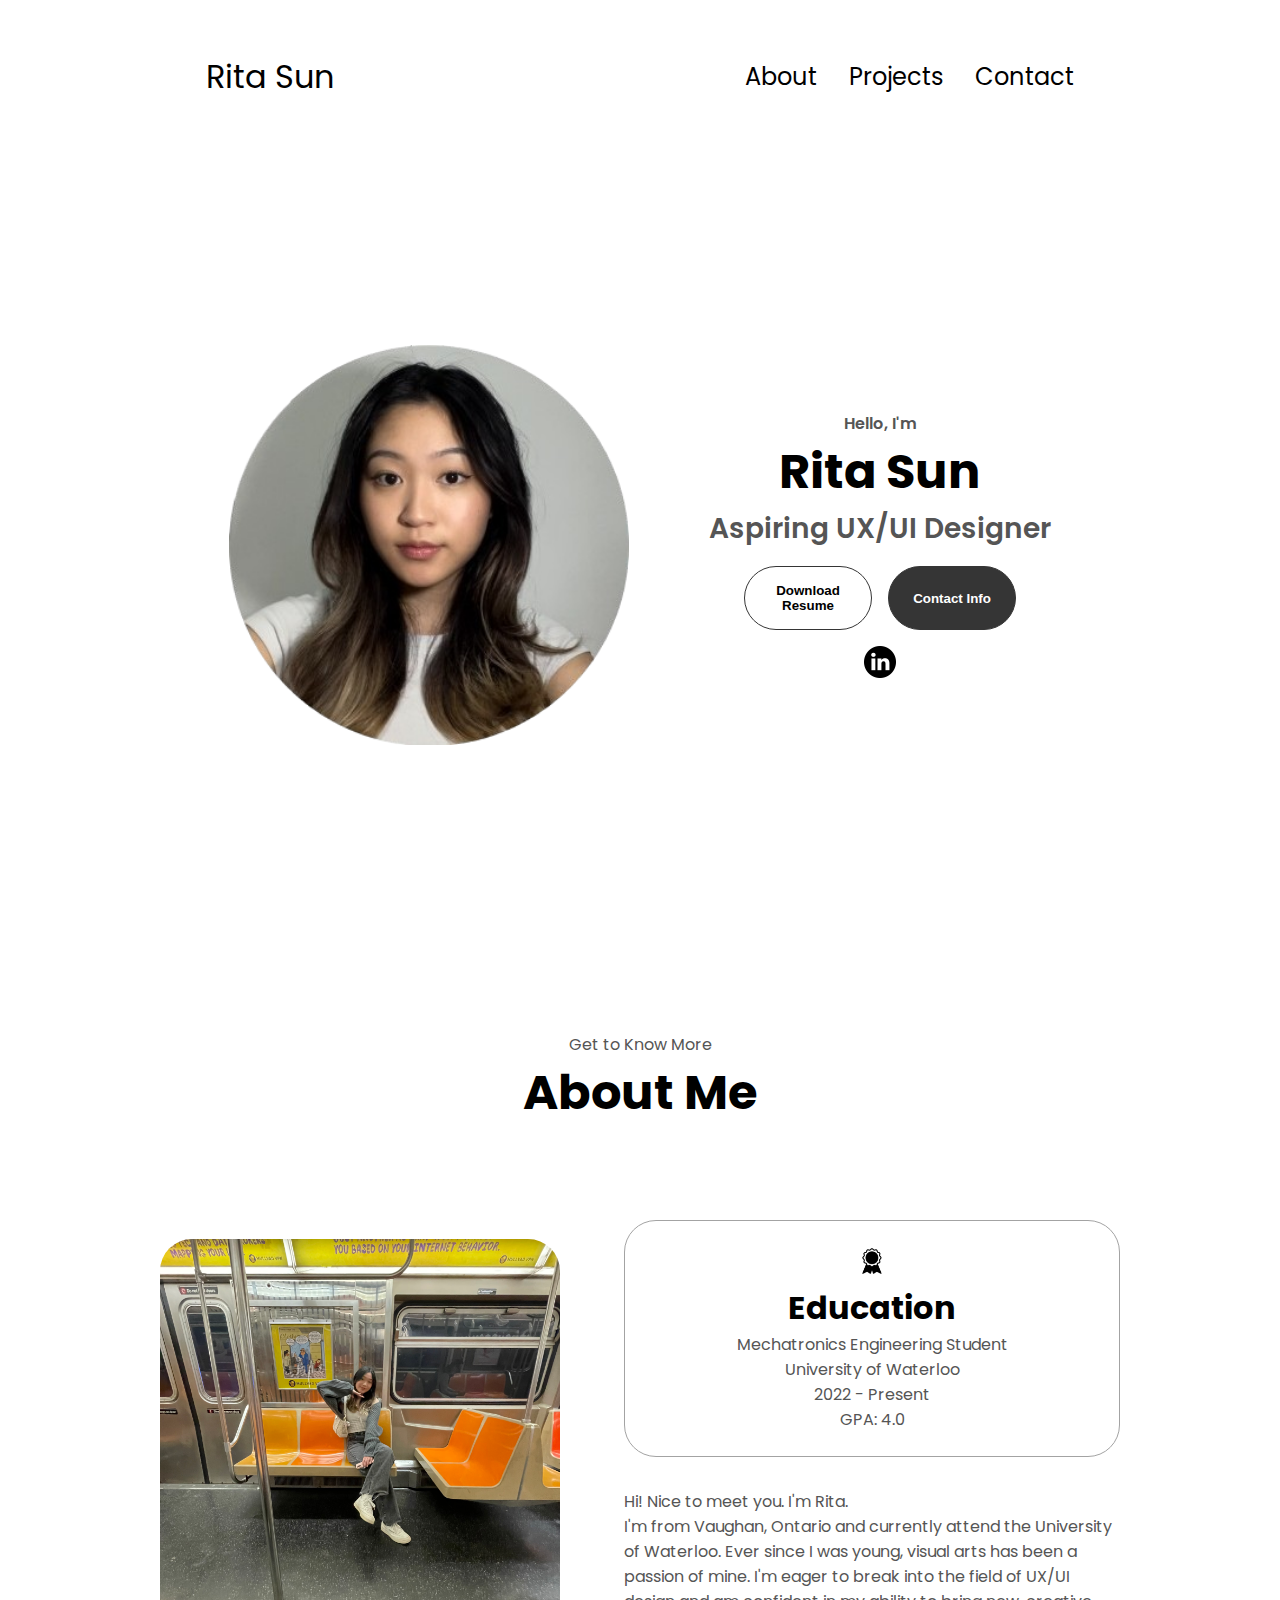
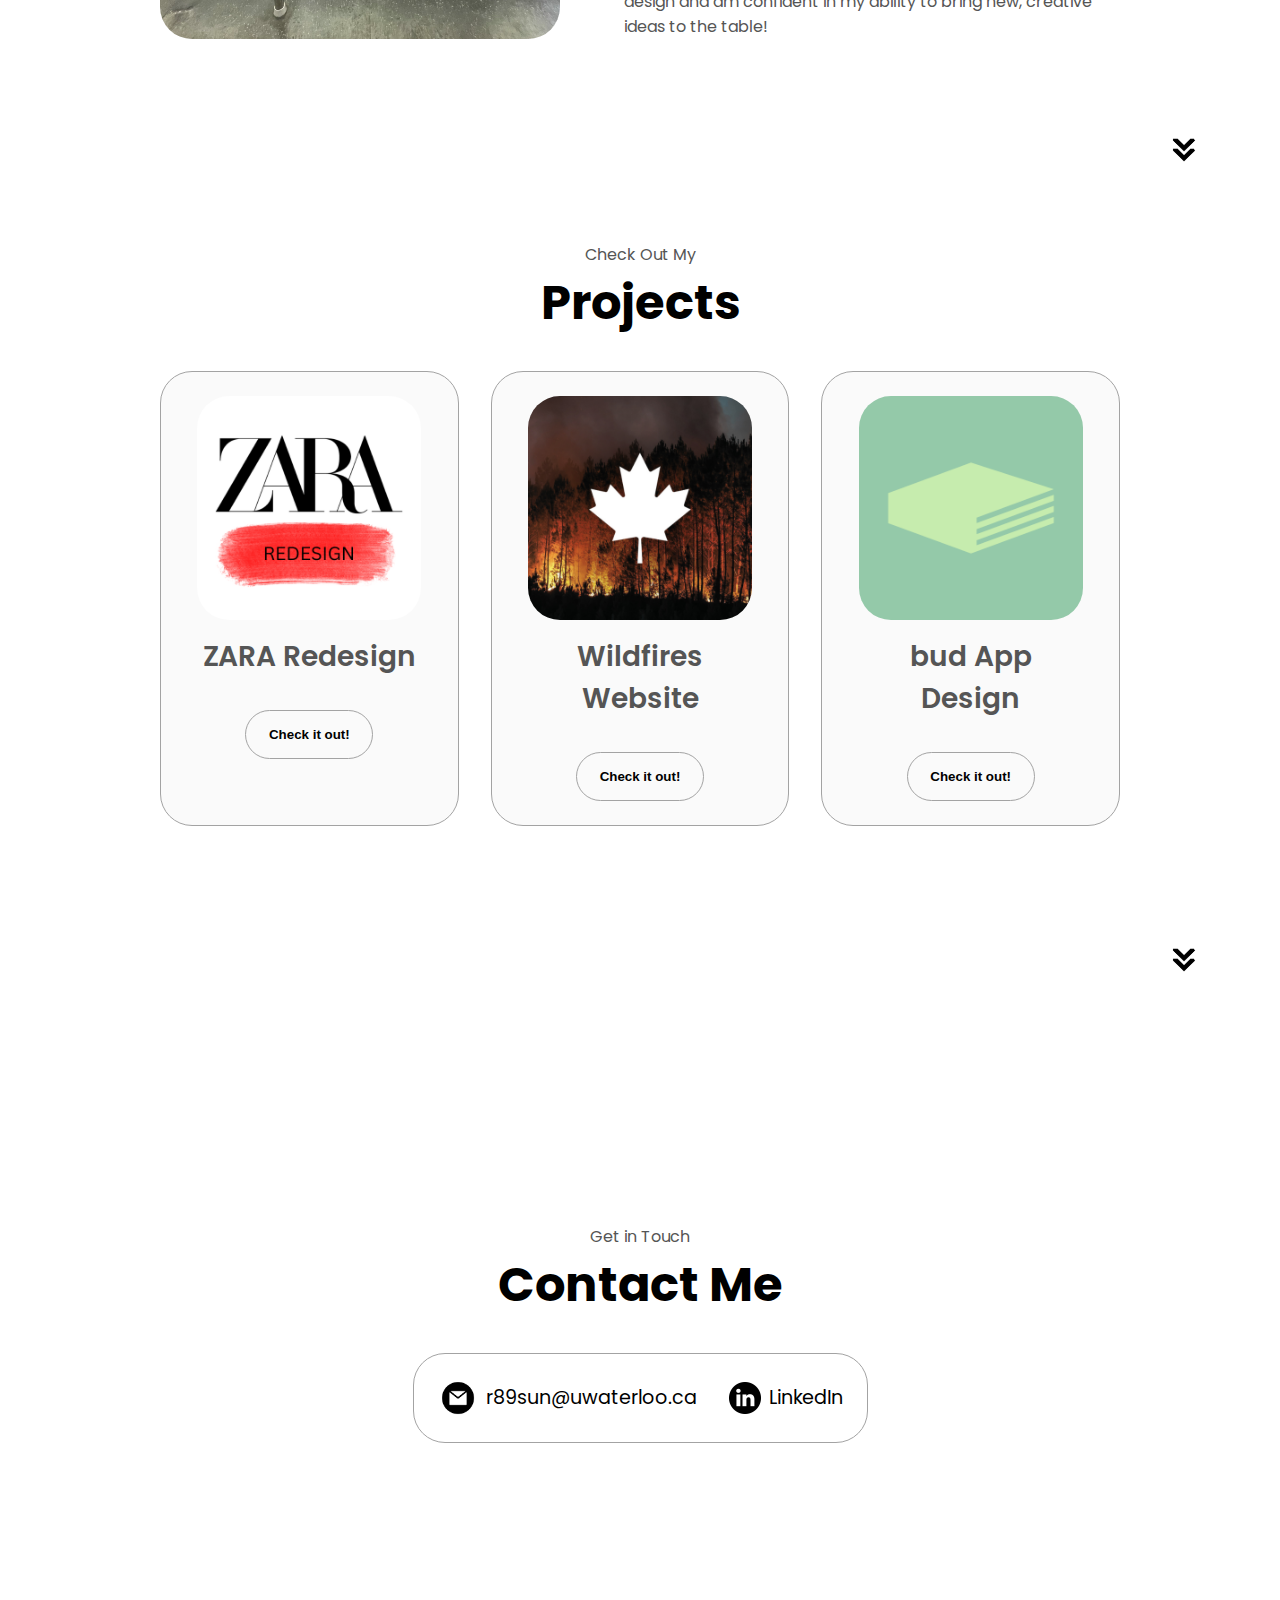
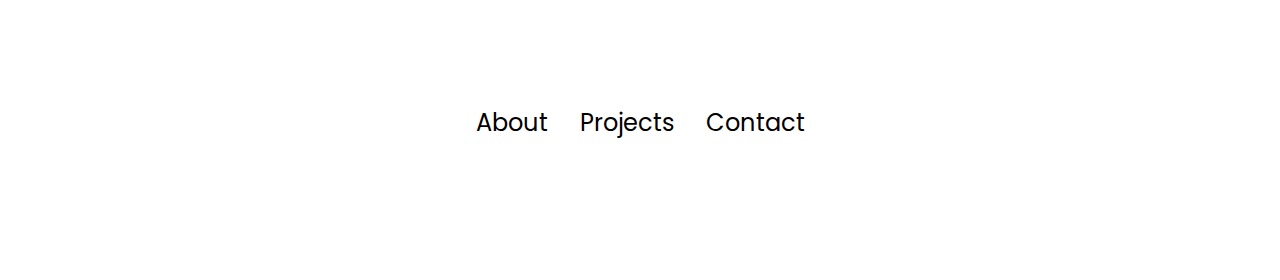
<file: index.html>
<!DOCTYPE html>
<html lang="en">
<head>
    <meta charset="UTF-8">
    <meta name="viewport" content="width=device-width, initial-scale=1.0">
    <title>Rita Sun's Portfolio</title>
    <link rel="stylesheet" href="style.css">
    <link rel="stylesheet" href="mediaqueries.css">
</head>
<body>
    <nav id="desktop-nav">
        <div class="logo">Rita Sun</div>
        <div>
            <ul class="nav-links">
                <li><a href="#about">About</a> </li>
                <li><a href="#projects">Projects</a> </li>
                <li><a href="#contact">Contact</a> </li>
            </ul>
        </div>
    </nav>
    <nav id="hamburger-nav">
        <div class="logo">Rita Sun</div>
        <div class="hamburger-menu">
            <div class="hamburger-icon" onclick="toggleMenu()">
                <span></span>
                <span></span>
                <span></span>
            </div>
            <div class="menu-links">
                <li><a href="#about" onclick="toggleMenu()">About</a> </li>
                <li><a href="#projects" onclick="toggleMenu()">Projects</a> </li>
                <li><a href="#contact" onclick="toggleMenu()">Contact</a> </li>
            </div>
        </div>
    </nav>
    <section id="profile">
        <div class="section__pic-container">
            <img src="./assets/profile-pic.png" alt="Rita Sun profile picture"/>
        </div>
        <div class="section__text">
            <p class="section__text__p1">Hello, I'm</p>
            <h1 class="title">Rita Sun</h1>
            <p class="section__text__p2">Aspiring UX/UI Designer</p>
            <div class="btn-container">
                <button class="btn btn-color-2" onclick="window.open('./assets/rita-sun-resume.pdf')">
                    Download Resume
                </button>
                <button class="btn btn-color-1" onclick="location.href='./#contact'">
                    Contact Info
                </button>
            </div>
            <div id="socials-container">
                <img src="./assets/linkedin.png" alt="My LinkedIn profile" class="icon" onclick="location.href='https://linkedin.com/in/rita-sun'"/>
            </div>
        </div>
    </section>
    <section id="about">
        <p class="section__text__p1">Get to Know More</p>
        <h1 class="title">About Me</h1>
        <div class="section-container">
            <div class="section__pic-container">
                <img src="./assets/about-pic.jpg" alt="profile picture" class="about-pic"/>
            </div>
            <div class="about-details-container">
                <div class="about-containers">
                    <div class="details-container">
                        <img src="./assets/education.png" alt="education icon" class="icon"/>
                        <h1>Education</h1>
                        <p>Mechatronics Engineering Student<br>University of Waterloo<br>2022 - Present<br>GPA: 4.0</p>
                    </div>
                </div>
                <div class="text-container">
                    <p>Hi! Nice to meet you. I'm Rita. <br> I'm from Vaughan, Ontario and currently attend the University of Waterloo. Ever since I was young, visual arts has been a passion of mine. I'm eager to break into the field of UX/UI design and am confident in my ability to bring new, creative ideas to the table! <br><br><br></p>
                </div>
            </div>
        </div>
        <img src="./assets/arrow.png" alt="arrow icon" class="icon arrow" onclick="location.href='#projects'"/>
    </section>
    <section id="projects">
        <p class="section__text__p1">Check Out My</p>
        <h1 class="title">Projects</h1>
        <div class="project-details-container">
            <div class="about-containers">
                <div class="details-container color-container">
                    <div class="article-container">
                        <img src="./assets/project-1.png" alt="project 1" class="project-img"/>
                    </div>
                    <h2 class="project-sub-title project-title">ZARA Redesign</h2>
                    <div class="btn-container">
                        <button class="btn btn-color-2 project-btn" onclick="location.href='project1.html'">
                            Check it out!
                        </button>
                    </div>
                </div>
                <div class="details-container color-container">
                    <div class="article-container">
                        <img src="./assets/project-2.png" alt="project 2" class="project-img"/>
                    </div>
                    <h2 class="project-sub-title project-title">Wildfires Website</h2>
                    <div class="btn-container">
                        <button class="btn btn-color-2 project-btn" onclick="location.href='project2.html'">
                            Check it out!
                        </button>
                    </div>
                </div>
                <div class="details-container color-container">
                    <div class="article-container">
                        <img src="./assets/project-3.png" alt="project 3" class="project-img"/>
                    </div>
                    <h2 class="project-sub-title project-title">bud App Design</h2>
                    <div class="btn-container">
                        <button class="btn btn-color-2 project-btn" onclick="location.href='project3.html'">
                            Check it out!
                        </button>
                    </div>
                </div>
            </div>
        </div>
        <img src="./assets/arrow.png" alt="arrow icon" class="icon arrow" onclick="location.href='#contact'"/>
    </section>
    <section id="contact">
        <p class="section__text__p1">Get in Touch</p>
        <h1 class="title">Contact Me</h1>
        <div class="contact-info-upper-container">
            <div class="contact-info-container">
                <img src="./assets/email.png" alt="email icon" class="icon contact-icon email-icon"/>
                <p><a href="mailto:r89sun@uwaterloo.ca">r89sun@uwaterloo.ca</a></p>
            </div>
            <div class="contact-info-container">
                <img src="./assets/linkedin.png" alt="linkedin icon" class="icon contact-icon"/>
                <p><a href="https://www.linkedin.com/in/rita-sun">LinkedIn</a></p>
            </div>
        </div>
    </section>
    <footer>
        <nav>
            <div class="nav-links-container">
                <ul class="nav-links">
                    <li><a href="#about">About</a> </li>
                    <li><a href="#projects">Projects</a> </li>
                    <li><a href="#contact">Contact</a> </li>
                </ul>
            </div>
        </nav>
    </footer>
    <script src="script.js"></script>
</body>
</html>
</file>
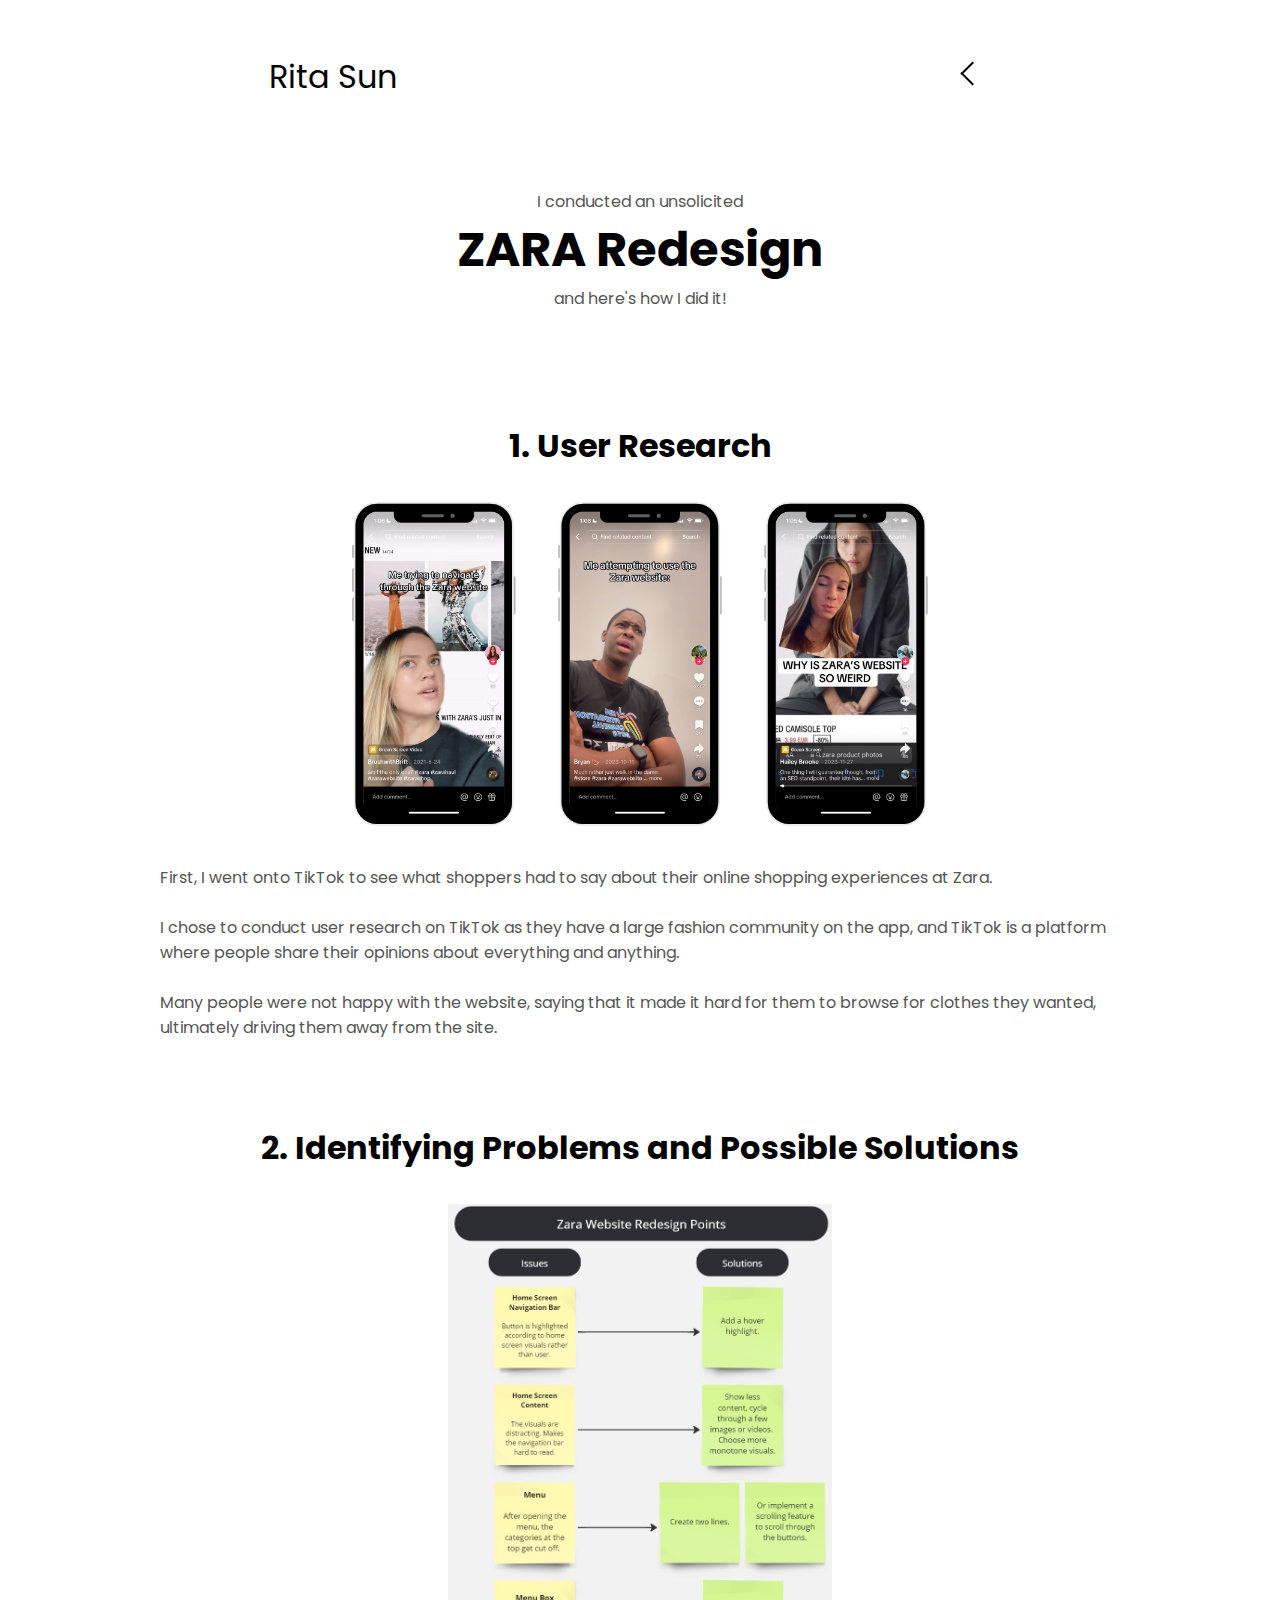
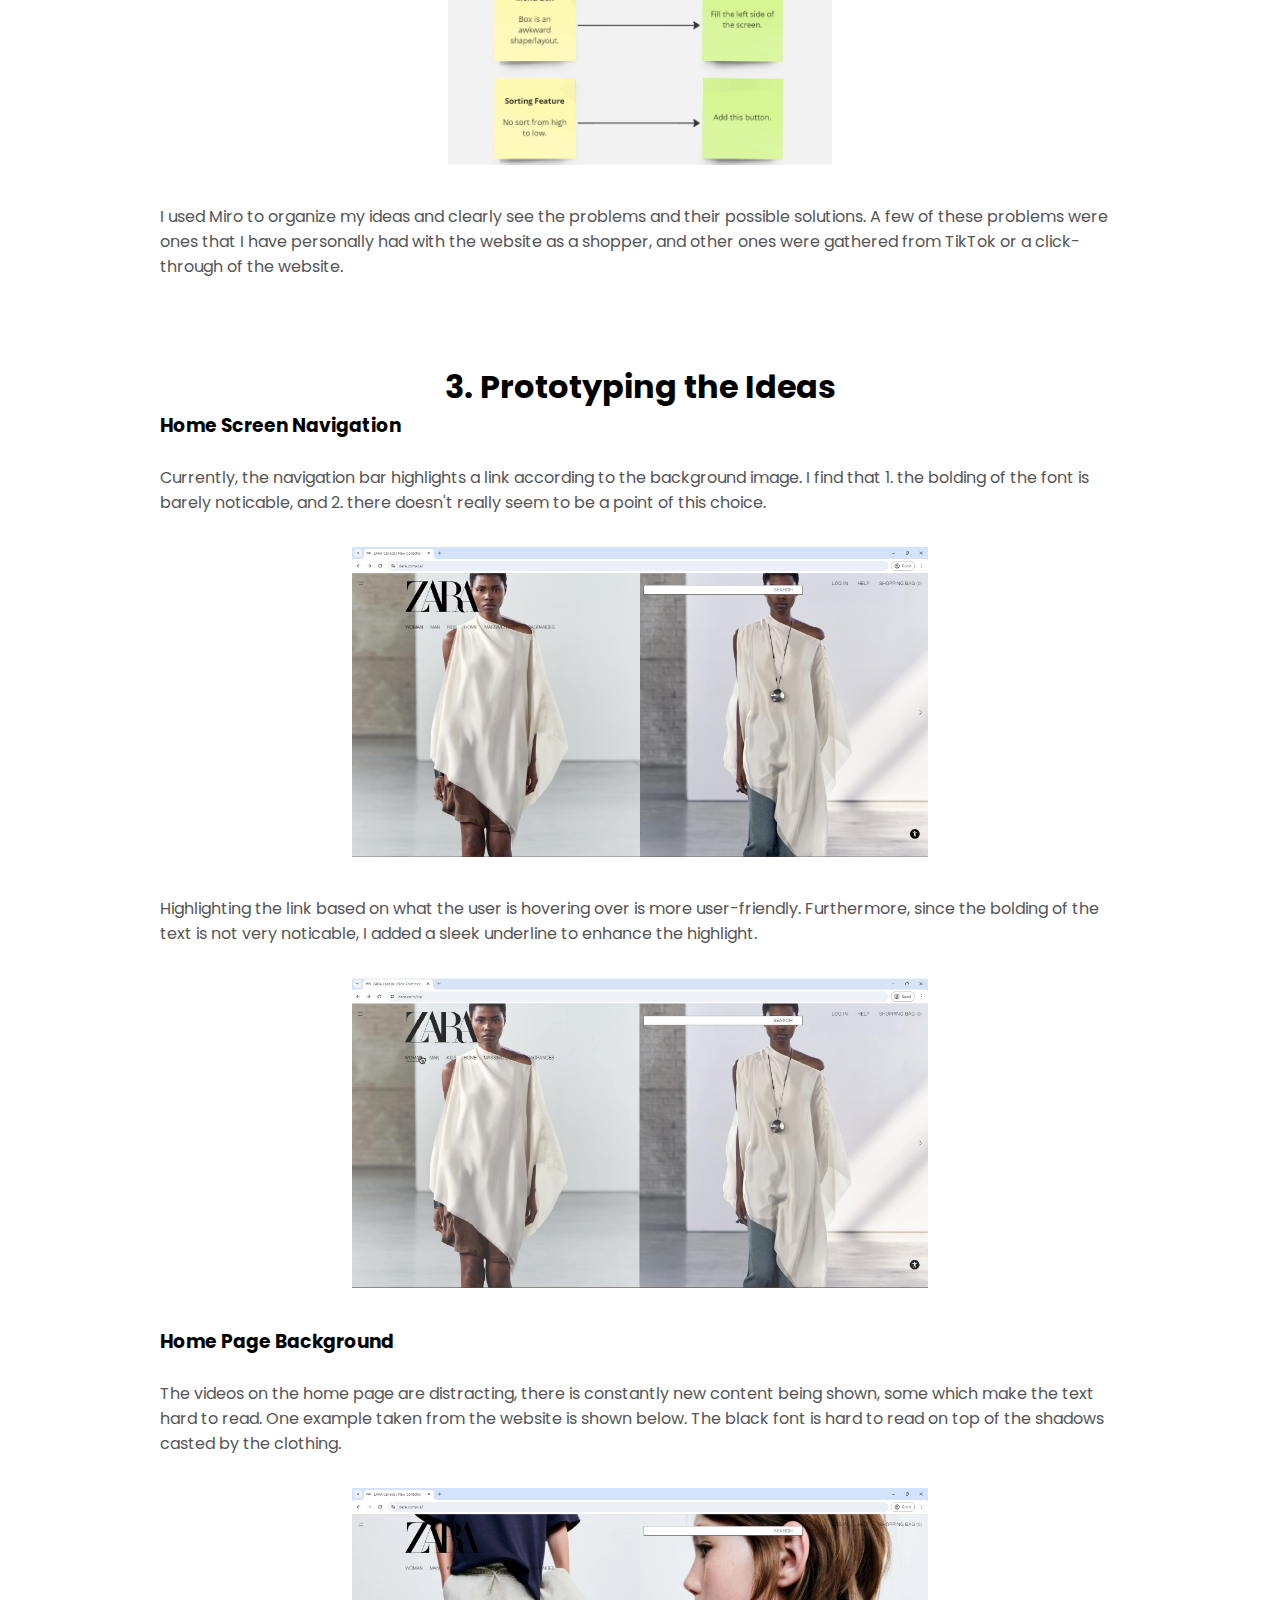
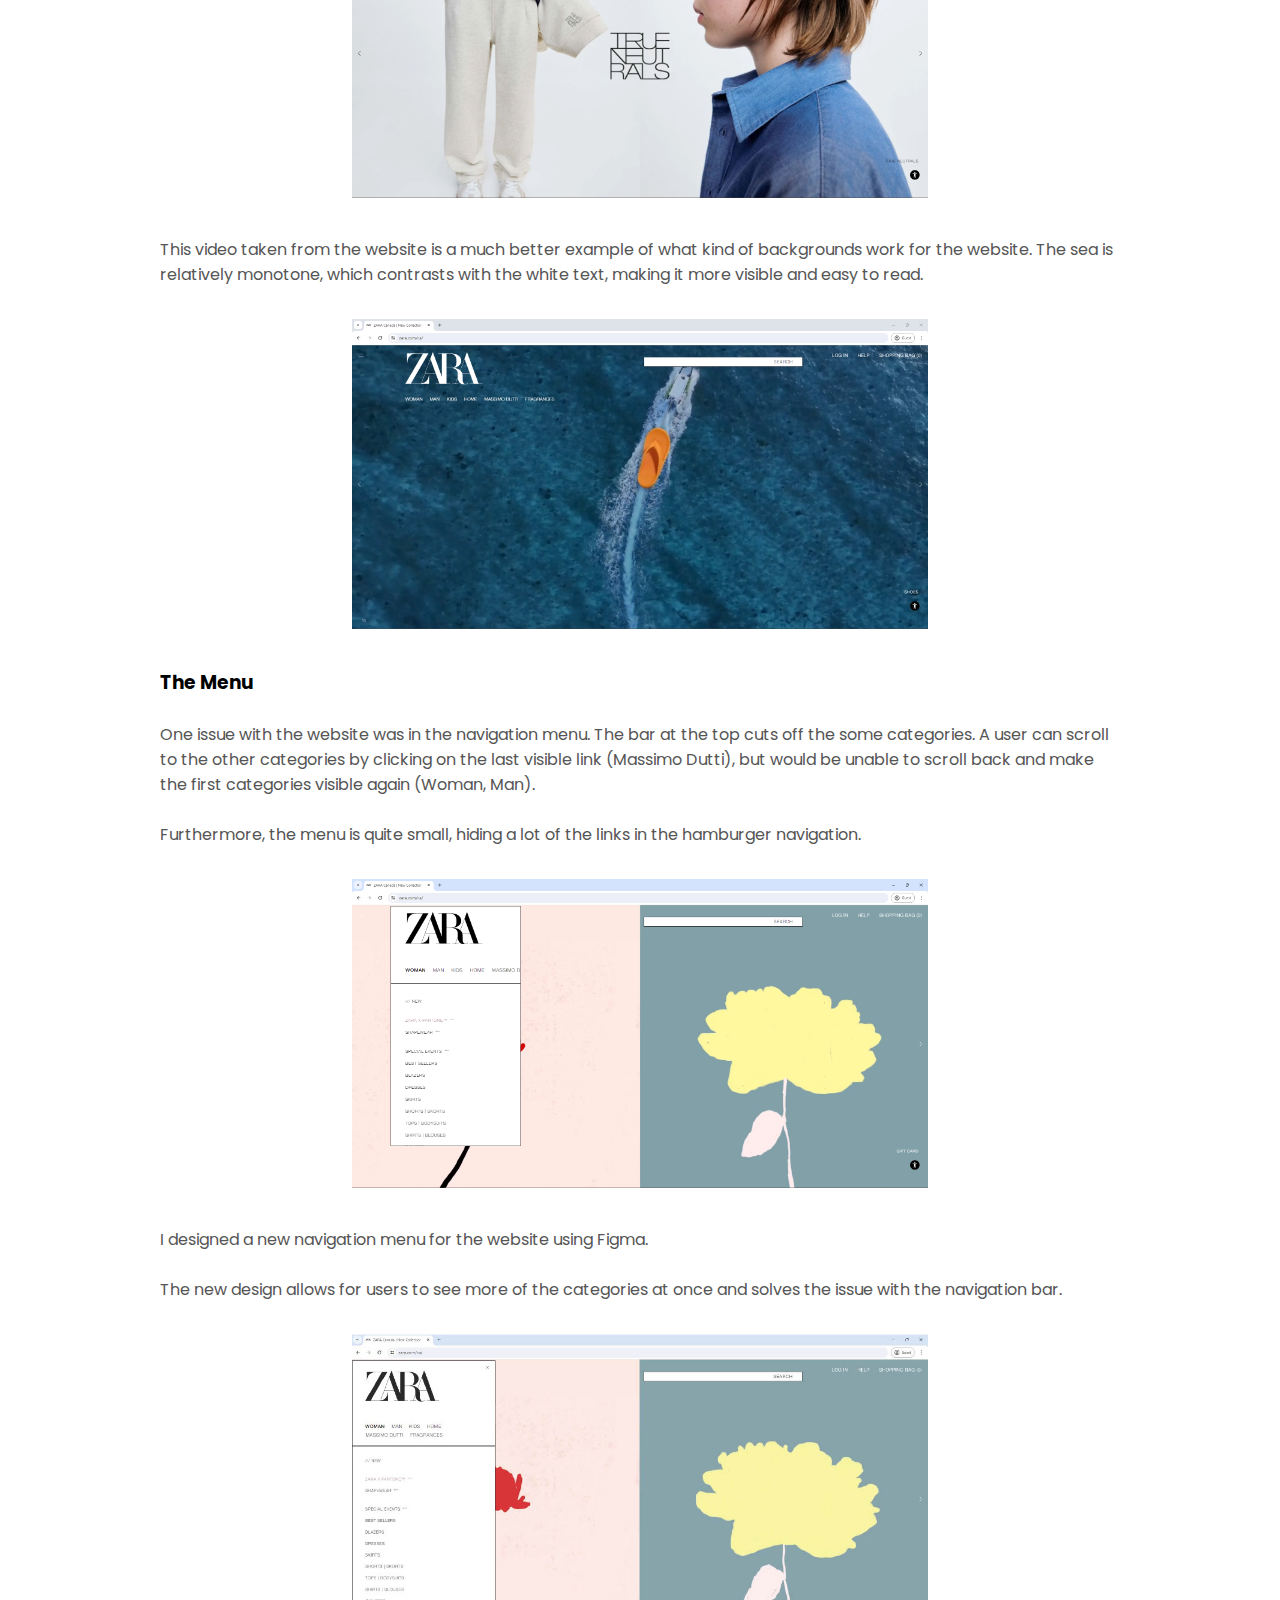
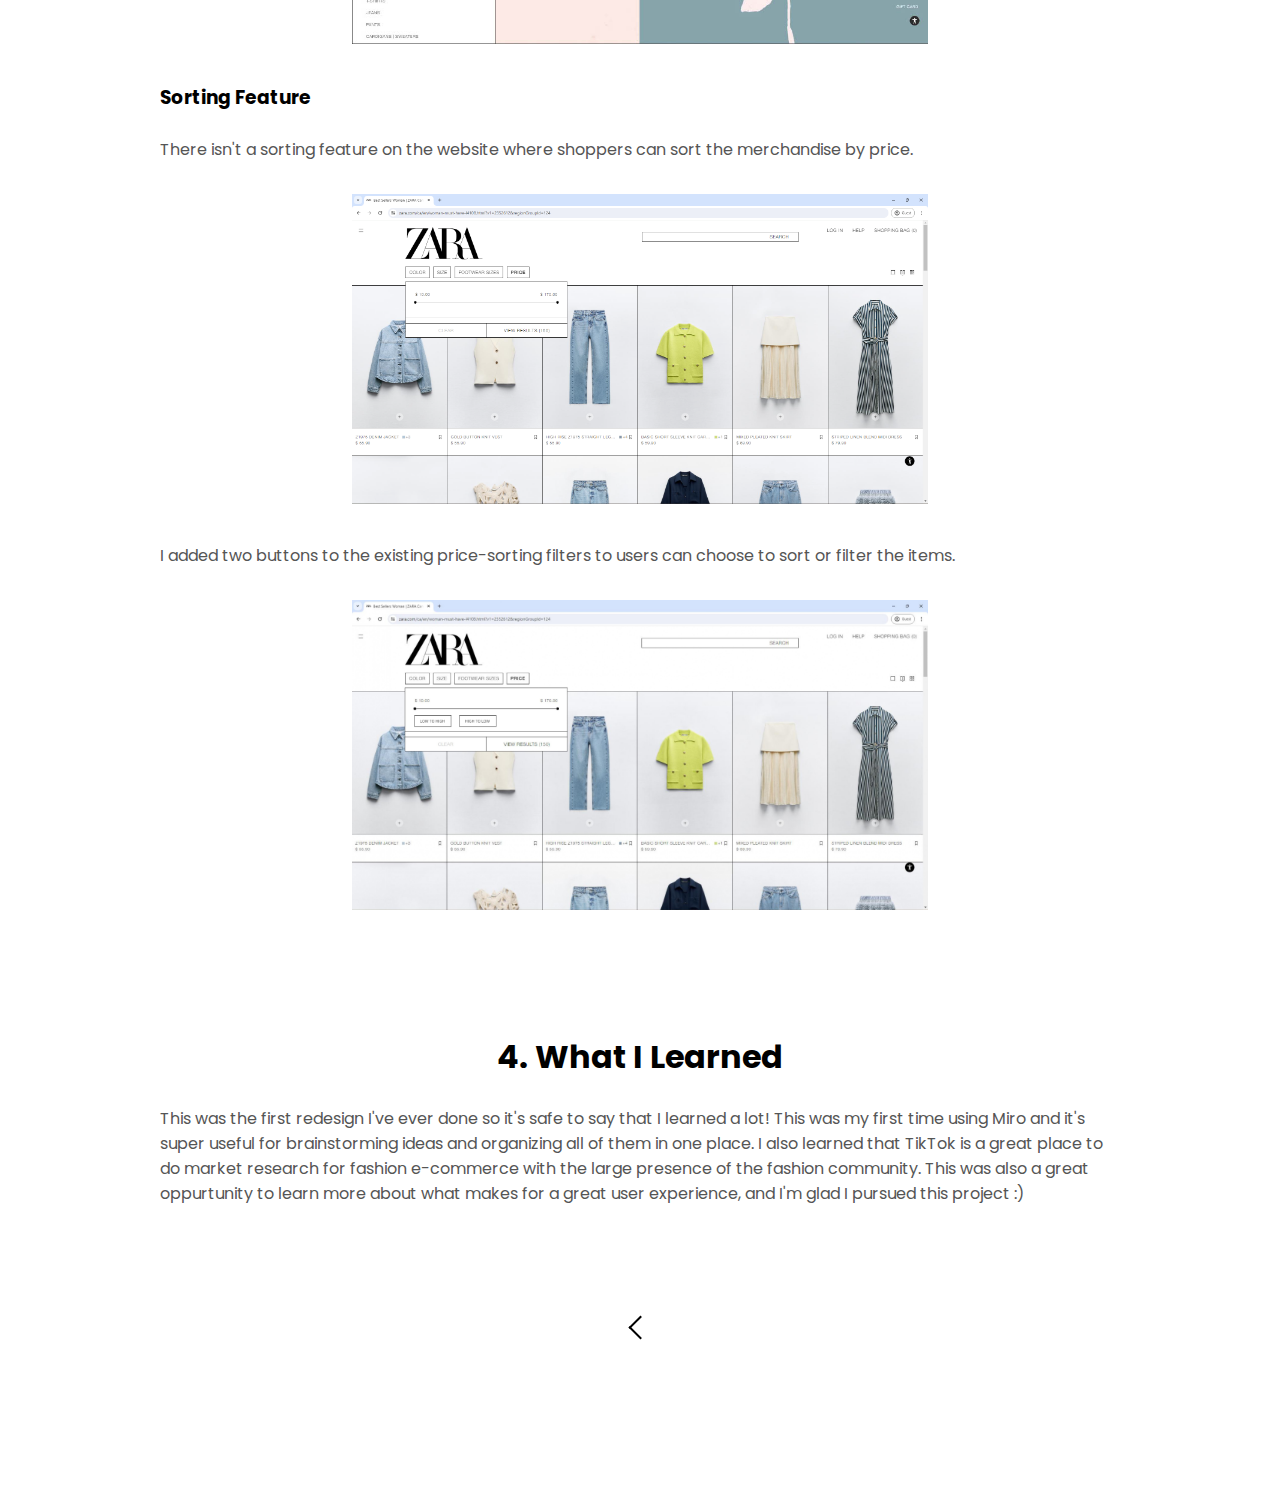
<file: project1.html>
<!DOCTYPE html>
<html lang="en">
<head>
    <meta charset="UTF-8">
    <meta name="viewport" content="width=device-width, initial-scale=1.0">
    <title>Zara Redesign</title>
    <link rel="stylesheet" href="style.css">
    <link rel="stylesheet" href="mediaqueries.css">
</head>
<body>
    <nav id="desktop-nav">
        <div class="logo"><a href="index.html" class="logo-btn">Rita Sun</a></div>
        <div>
            <button class="back-btn" onclick="location.href='index.html#projects'">
                <div class="back-btn-icon">
                </div>
            </button>
        </div>
    </nav>
    <nav id="hamburger-nav">
        <div class="logo"><a href="index.html" class="logo-btn">Rita Sun</a></div>
        <div>
            <button class="back-btn" onclick="location.href='index.html'">
                <div class="back-btn-icon">
                </div>
            </button>
        </div>
    </nav>
    <section id="project-title">
        <p class="section__text__p1">I conducted an unsolicited</p>
        <h1 class="title">ZARA Redesign</h1>
        <p class="section__text__p1"> and here's how I did it! <br><br><br><br></p></div>
    </section>
    <section id="project-section">
        <h1 class="project-heading">1. User Research</h1>
        <div class="section-container">
            <div class="about-details-container">
                <div class="project__pic-container">
                    <img src="./assets/project-pic.png" alt="project picture" class="project-pic"/>
                </div>
                <div class="text-container">
                    <p>First, I went onto TikTok to see what shoppers had to say about their online shopping experiences at Zara. <br> <br> I chose to conduct user research on TikTok as they have a large fashion community on the app, and TikTok is a platform where people share their opinions about everything and anything. <br> <br> Many people were not happy with the website, saying that it made it hard for them to browse for clothes they wanted, ultimately driving them away from the site. </p>
                </div>
            </div>
        </div>
    </section>
    <section id="project-section">
        <h1 class="project-heading">2. Identifying Problems and Possible Solutions</h1>
        <div class="section-container">
            <div class="about-details-container">
                <div class="project__pic-container">
                    <img src="./assets/project-pic-1.jpg" alt="project picture" class="project-pic-1"/>
                </div>
                <div class="text-container">
                    <p>I used Miro to organize my ideas and clearly see the problems and their possible solutions. A few of these problems were ones that I have personally had with the website as a shopper, and other ones were gathered from TikTok or a click-through of the website.</p>
                </div>
            </div>
        </div>
    </section>
    <section id="project-section">
        <h1 class="project-heading">3. Prototyping the Ideas</h1> 
        <div class="section-container">
            <div class="about-details-container">
                <h3>Home Screen Navigation</h3>
                <br>
                    <div class="text-container">
                        <p> Currently, the navigation bar highlights a link according to the background image. I find that 1. the bolding of the font is barely noticable, and 2. there doesn't really seem to be a point of this choice. </p>
                    </div>
                    <div class="project__pic-container">
                        <img src="./assets/project-pic-4.png" alt="project picture" class="project-pic"/>
                    </div>
                    <div class="text-container">
                        <p> Highlighting the link based on what the user is hovering over is more user-friendly. Furthermore, since the bolding of the text is not very noticable, I added a sleek underline to enhance the highlight. </p>
                    </div>      
                    <div class="project__pic-container">
                        <img src="./assets/project-pic-5.png" alt="project picture" class="project-pic"/>
                    </div>
                </div>
        </div>
        <div class="section-container">
            <div class="about-details-container">
                <h3>Home Page Background</h3>
                    <br>
                    <div class="text-container">
                        <p> The videos on the home page are distracting, there is constantly new content being shown, some which make the text hard to read. One example taken from the website is shown below. The black font is hard to read on top of the shadows casted by the clothing. </p>
                    </div>
                    <div class="project__pic-container">
                        <img src="./assets/project-pic-6.png" alt="project picture" class="project-pic"/>
                    </div>
                    <div class="text-container">
                        <p> This video taken from the website is a much better example of what kind of backgrounds work for the website. The sea is relatively monotone, which contrasts with the white text, making it more visible and easy to read. </p>
                    </div>
                    <div class="project__pic-container">
                        <img src="./assets/project-pic-7.png" alt="project picture" class="project-pic"/>
                    </div>
                </div>
        </div>
        <div class="section-container">
            <div class="about-details-container">
                <h3>The Menu</h3>
                    <br>
                    <div class="text-container">
                        <p> One issue with the website was in the navigation menu. The bar at the top cuts off the some categories. A user can scroll to the other categories by clicking on the last visible link (Massimo Dutti), but would be unable to scroll back and make the first categories visible again (Woman, Man). <br> <br> Furthermore, the menu is quite small, hiding a lot of the links in the hamburger navigation. </p>
                    </div>
                    <div class="project__pic-container">
                        <img src="./assets/project-pic-2.png" alt="project picture" class="project-pic"/>
                    </div>
                    <div class="text-container">
                        <p> I designed a new navigation menu for the website using Figma. <br> <br> The new design allows for users to see more of the categories at once and solves the issue with the navigation bar. </p>
                    </div>
                    <div class="project__pic-container">
                        <img src="./assets/project-pic-3.jpg" alt="project picture" class="project-pic"/>
                    </div>
                </div>
        </div>
        <div class="section-container">
            <div class="about-details-container">
                <h3>Sorting Feature</h3>
                    <br>
                    <div class="text-container">
                        <p> There isn't a sorting feature on the website where shoppers can sort the merchandise by price. </p>
                    </div>
                    <div class="project__pic-container">
                        <img src="./assets/project-pic-8.png" alt="project picture" class="project-pic"/>
                    </div>
                    <div class="text-container">
                        <p> I added two buttons to the existing price-sorting filters to users can choose to sort or filter the items.</p>
                    </div>
                    <div class="project__pic-container">
                        <img src="./assets/project-pic-9.jpg" alt="project picture" class="project-pic"/>
                    </div>
                </div>
        </div>
    </section>
    <section id="project-section">
        <h1 class="project-heading">4. What I Learned</h1>
        <div class="section-container">
            <div class="about-details-container">
                <br>
                <div class="text-container">
                    <p>This was the first redesign I've ever done so it's safe to say that I learned a lot! This was my first time using Miro and it's super useful for brainstorming ideas and organizing all of them in one place. I also learned that TikTok is a great place to do market research for fashion e-commerce with the large presence of the fashion community. This was also a great oppurtunity to learn more about what makes for a great user experience, and I'm glad I pursued this project :)</p>
                </div>
            </div>
        </div>
    </section>
    <footer>
        <nav>
            <div>
                <button class="back-btn" onclick="location.href='index.html#projects'">
                    <div class="back-btn-icon">
                    </div>
                </button>
            </div>
        </nav>
    </footer>
    <script src="script.js"></script>
</body>
</html>
</file>
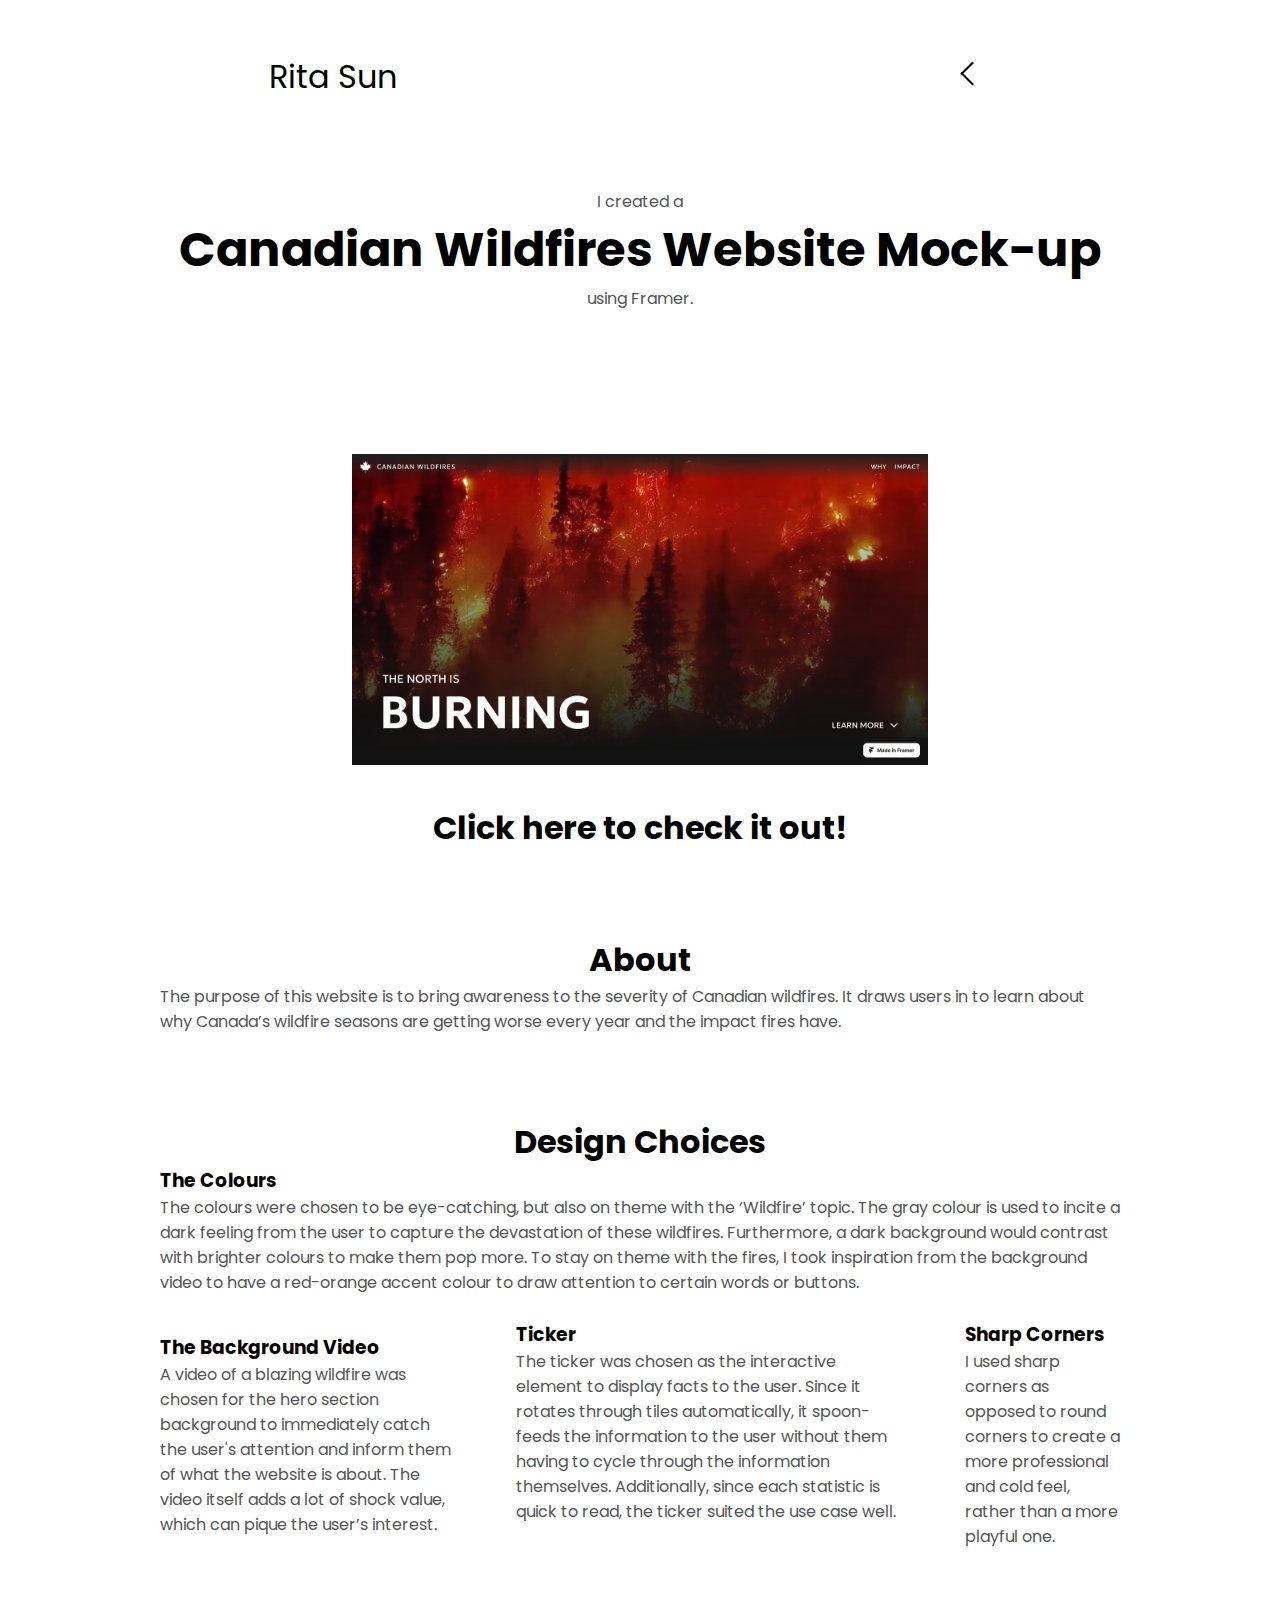
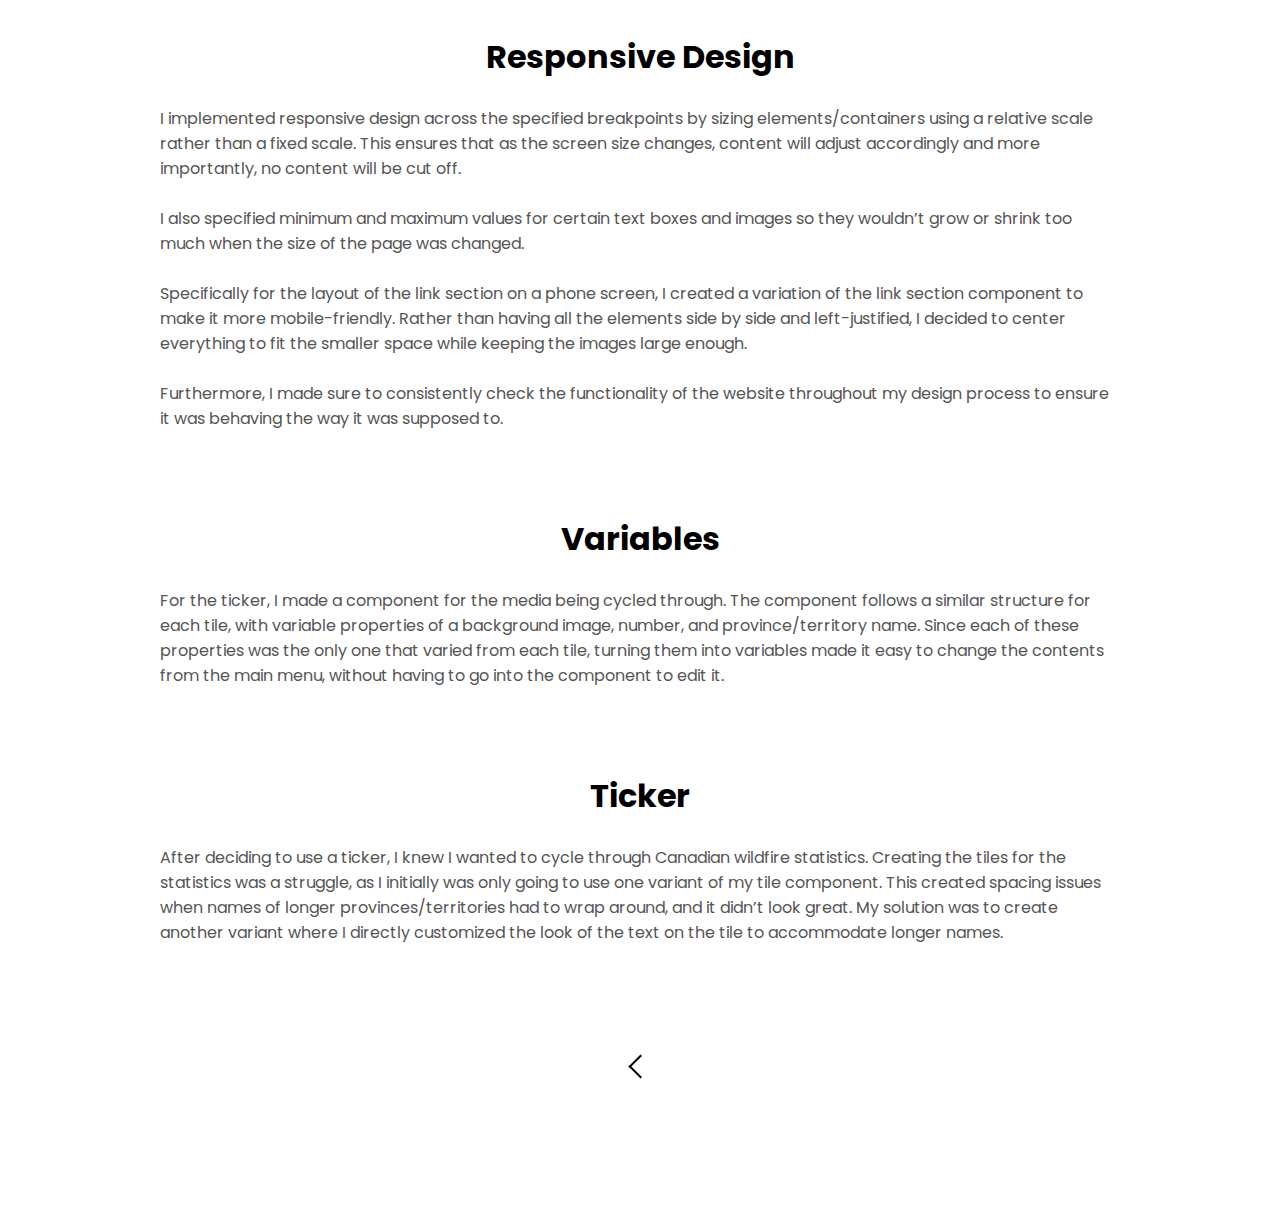
<file: project2.html>
<!DOCTYPE html>
<html lang="en">
<head>
    <meta charset="UTF-8">
    <meta name="viewport" content="width=device-width, initial-scale=1.0">
    <title>Canadian Wildfires Website Mock-up</title>
    <link rel="stylesheet" href="style.css">
    <link rel="stylesheet" href="mediaqueries.css">
</head>
<body>
    <nav id="desktop-nav">
        <div class="logo"><a href="index.html" class="logo-btn">Rita Sun</a></div>
        <div>
            <button class="back-btn" onclick="location.href='index.html#projects'">
                <div class="back-btn-icon">
                </div>
            </button>
        </div>
    </nav>
    <nav id="hamburger-nav">
        <div class="logo"><a href="index.html" class="logo-btn">Rita Sun</a></div>
        <div>
            <button class="back-btn" onclick="location.href='index.html'">
                <div class="back-btn-icon">
                </div>
            </button>
        </div>
    </nav>
    <section id="project-title">
        <p class="section__text__p1">I created a</p>
        <h1 class="title">Canadian Wildfires Website Mock-up</h1>
        <p class="section__text__p1"> using Framer. <br><br><br><br></p></div>
    </section>
    <section id="project-section">
        <div class="section-container">
            <div class="about-details-container">
                <div class="project__pic-container">
                    <img src="./assets/project2-pic.png" alt="project picture" class="project-pic"/>
                </div>
                <h1 class="project-heading"><a href="https://canadianwildfires2024.framer.website/" target="_blank">Click here to check it out!</a></h1>
            </div>
        </div>
    </section>
    <section id="project-section">
        <h1 class="project-heading">About</h1>
        <div class="section-container">
            <div class="about-details-container">
                <div class="text-container">
                    <p>The purpose of this website is to bring awareness to the severity of Canadian wildfires. It draws users in to learn about why Canada’s wildfire seasons are getting worse every year and the impact fires have.</p>
                </div>
            </div>
        </div>
    </section>
    <section id="project-section">
        <h1 class="project-heading">Design Choices</h1> 
        <div class="section-container">
            <div class="about-details-container">
                <h3>The Colours</h3>
                    <div class="text-container">
                        <p> The colours were chosen to be eye-catching, but also on theme with the ‘Wildfire’ topic. The gray colour is used to incite a dark feeling from the user to capture the devastation of these wildfires. Furthermore, a dark background would contrast with brighter colours to make them pop more.
                            To stay on theme with the fires, I took inspiration from the background video to have a red-orange accent colour to draw attention to certain words or buttons.</p>
                    </div>      
                </div>
        </div>
        <br>
        <div class="section-container">
            <div class="about-details-container">
                <h3>The Background Video</h3>
                    <div class="text-container">
                        <p> A video of a blazing wildfire was chosen for the hero section background to immediately catch the user's attention and inform them of what the website is about. The video itself adds a lot of shock value, which can pique the user’s interest. </p>
                    </div>
        </div>
        <div class="section-container">
            <div class="about-details-container">
                <h3>Ticker</h3>
                    <div class="text-container">
                        <p> The ticker was chosen as the interactive element to display facts to the user. Since it rotates through tiles automatically, it spoon-feeds the information to the user without them having to cycle through the information themselves. Additionally, since each statistic is quick to read, the ticker suited the use case well. </p>
                    </div>
                </div>
        </div>
        <div class="section-container">
            <div class="about-details-container">
                <h3>Sharp Corners</h3>
                    <div class="text-container">
                        <p> I used sharp corners as opposed to round corners to create a more professional and cold feel, rather than a more playful one. </p>
                    </div>
                </div>
        </div>
    </section>
    <section id="project-section">
        <h1 class="project-heading">Responsive Design</h1>
        <div class="section-container">
            <div class="about-details-container">
                <br>
                <div class="text-container">
                    <p>I implemented responsive design across the specified breakpoints by sizing elements/containers using a relative scale rather than a fixed scale. This ensures that as the screen size changes, content will adjust accordingly and more importantly, no content will be cut off.</p>
                    <br>
                    <p>I also specified minimum and maximum values for certain text boxes and images so they wouldn’t grow or shrink too much when the size of the page was changed. </p>
                    <br>
                    <p>Specifically for the layout of the link section on a phone screen, I created a variation of the link section component to make it more mobile-friendly. Rather than having all the elements side by side and left-justified, I decided to center everything to fit the smaller space while keeping the images large enough.</p>
                    <br>
                    <p>Furthermore, I made sure to consistently check the functionality of the website throughout my design process to ensure it was behaving the way it was supposed to.</p> 
                </div>
            </div>
        </div>
    </section>
    <section id="project-section">
        <h1 class="project-heading">Variables</h1>
        <div class="section-container">
            <div class="about-details-container">
                <br>
                <div class="text-container">
                    <p>For the ticker, I made a component for the media being cycled through. The component follows a similar structure for each tile, with variable properties of a background image, number, and province/territory name. Since each of these properties was the only one that varied from each tile, turning them into variables made it easy to change the contents from the main menu, without having to go into the component to edit it.</p>
                </div>
            </div>
        </div>
    </section>
    <section id="project-section">
        <h1 class="project-heading">Ticker</h1>
        <div class="section-container">
            <div class="about-details-container">
                <br>
                <div class="text-container">
                    <p>After deciding to use a ticker, I knew I wanted to cycle through Canadian wildfire statistics. Creating the tiles for the statistics was a struggle, as I initially was only going to use one variant of my tile component. This created spacing issues when names of longer provinces/territories had to wrap around, and it didn’t look great. My solution was to create another variant where I directly customized the look of the text on the tile to accommodate longer names.</p>
                </div>
            </div>
        </div>
    </section>
    <footer>
        <nav>
            <div>
                <button class="back-btn" onclick="location.href='index.html#projects'">
                    <div class="back-btn-icon">
                    </div>
                </button>
            </div>
        </nav>
    </footer>
    <script src="script.js"></script>
</body>
</html>
</file>
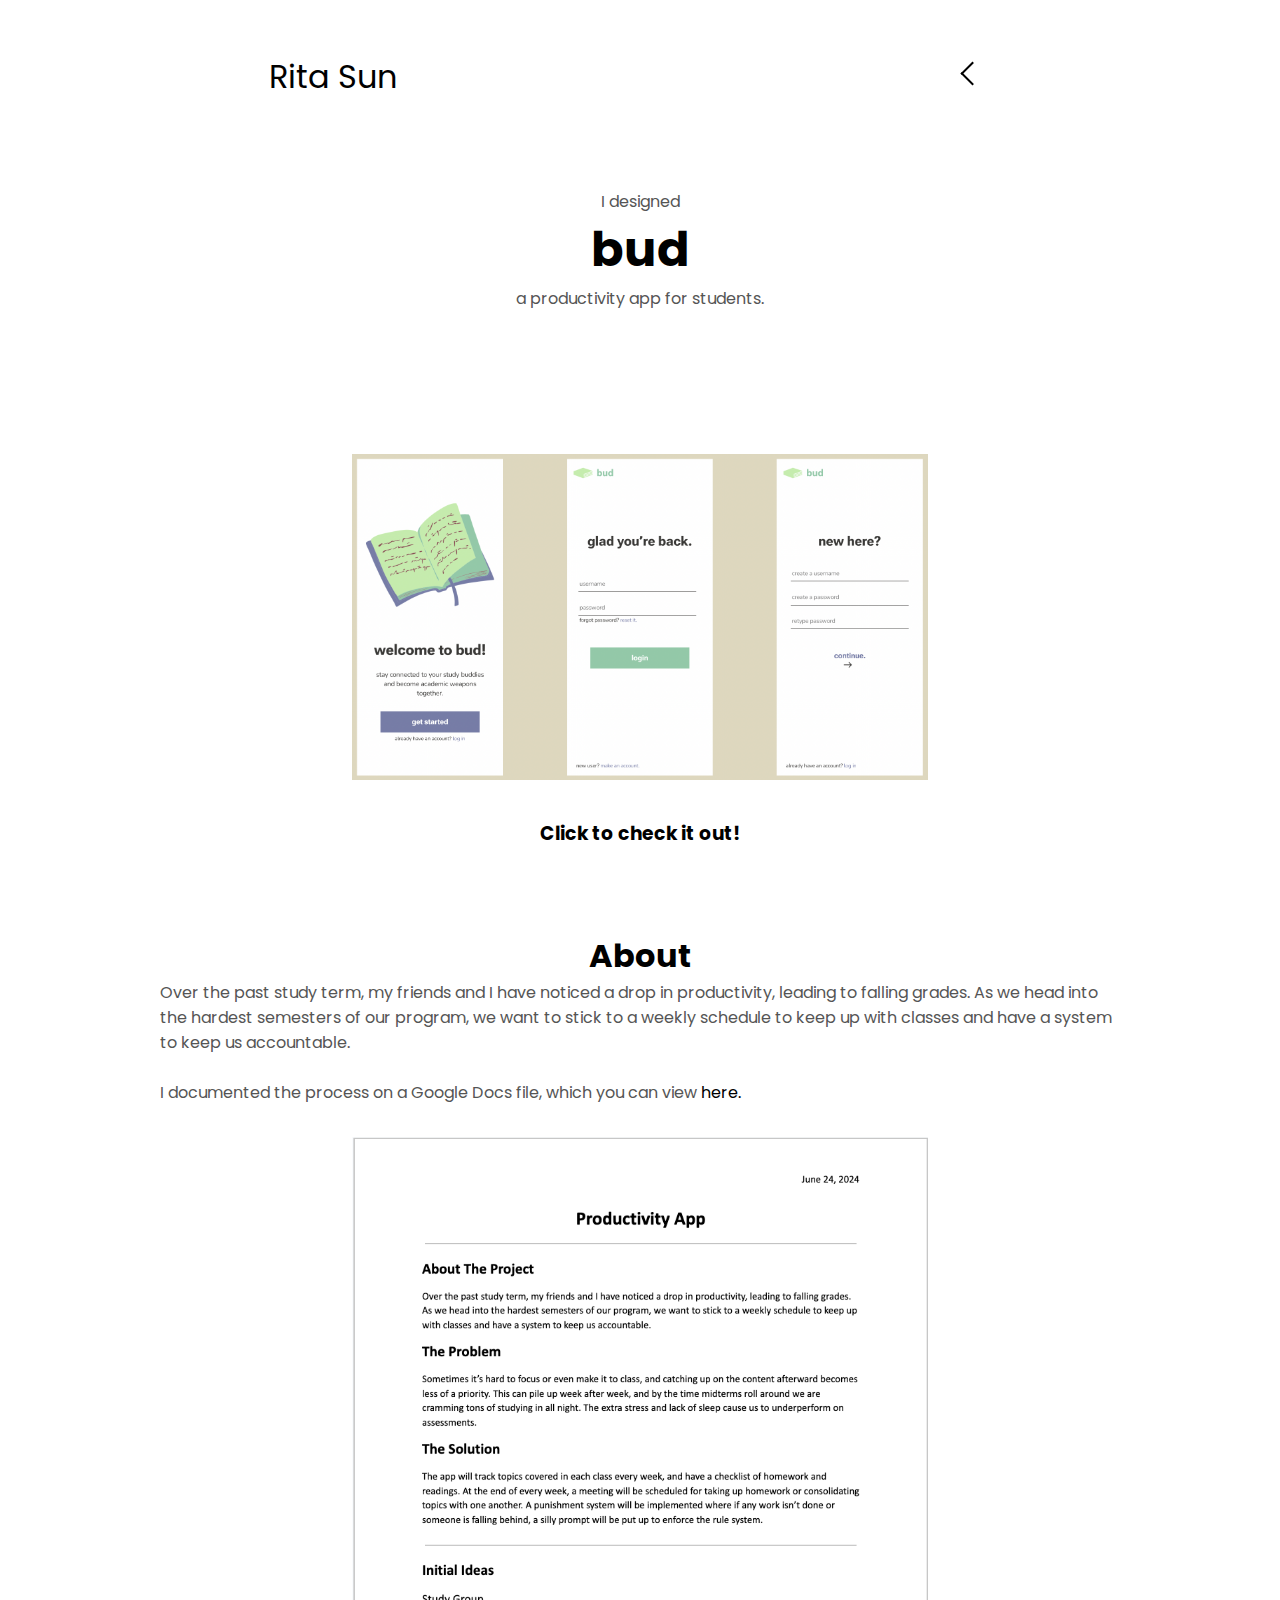
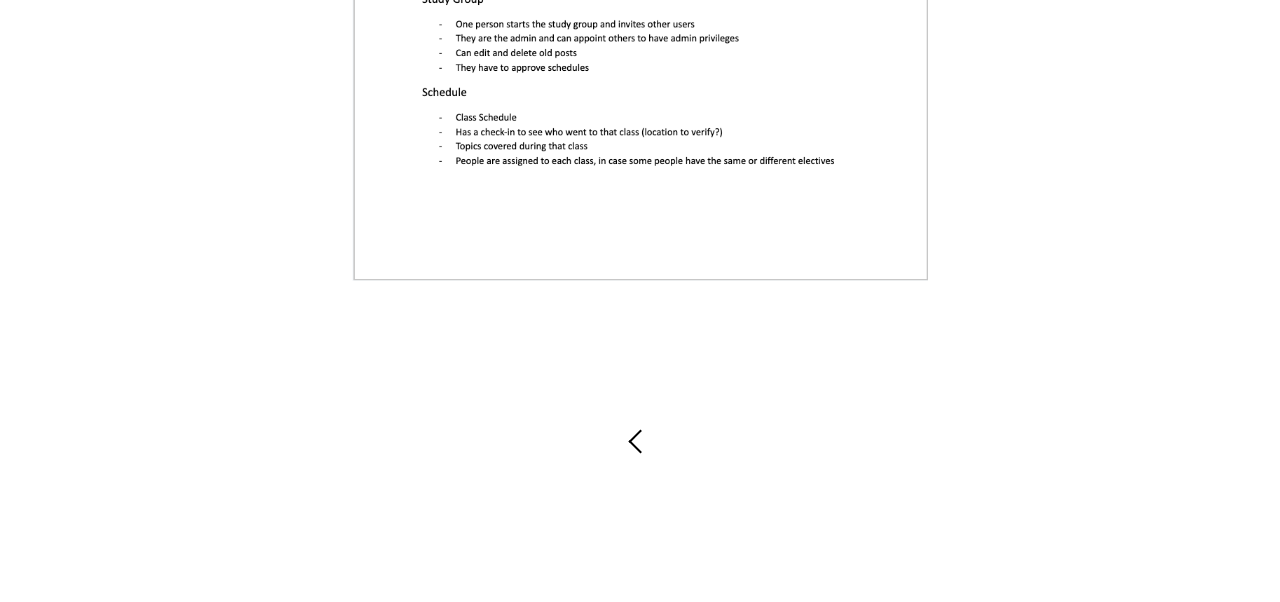
<file: project3.html>
<!DOCTYPE html>
<html lang="en">
<head>
    <meta charset="UTF-8">
    <meta name="viewport" content="width=device-width, initial-scale=1.0">
    <title>bud App Design</title>
    <link rel="stylesheet" href="style.css">
    <link rel="stylesheet" href="mediaqueries.css">
</head>
<body>
    <nav id="desktop-nav">
        <div class="logo"><a href="index.html" class="logo-btn">Rita Sun</a></div>
        <div>
            <button class="back-btn" onclick="location.href='index.html#projects'">
                <div class="back-btn-icon">
                </div>
            </button>
        </div>
    </nav>
    <nav id="hamburger-nav">
        <div class="logo"><a href="index.html" class="logo-btn">Rita Sun</a></div>
        <div>
            <button class="back-btn" onclick="location.href='index.html'">
                <div class="back-btn-icon">
                </div>
            </button>
        </div>
    </nav>
    <section id="project-title">
        <p class="section__text__p1">I designed</p>
        <h1 class="title">bud</h1>
        <p class="section__text__p1">a productivity app for students.<br><br><br><br></p></div>
    </section>
    <section id="project-section">
        <div class="section-container">
            <div class="about-details-container">
                <div class="project__pic-container">
                    <img src="./assets/project3-pic.png" alt="project picture" class="project-pic"/>
                </div>
                <h3 class="project-heading"><a href="https://www.figma.com/design/eHVAgplOua5hL1KIFVA9jZ/Productivity-App?node-id=0-1&t=yNYSiN1Y8jHG89rO-1" target="_blank">Click to check it out!</a></h3>
            </div>
        </div>
    </section>
    <section id="project-section">
        <h1 class="project-heading">About</h1>
        <div class="section-container">
            <div class="about-details-container">
                <div class="text-container">
                    <p>
                        Over the past study term, my friends and I have noticed a drop in productivity, leading to falling grades. As we head into the hardest semesters of our program, we want to stick to a weekly schedule to keep up with classes and have a system to keep us accountable. 
                    </p>
                    <br>
                    <p>
                        I documented the process on a Google Docs file, which you can view <a href="https://docs.google.com/document/d/1PoKVLsQkW176nvDYSPLzsoLH_xBMkplClwgu1oxnAVA/edit?usp=sharing" target="_blank"> here. </a>
                    </p>
                    <div class="project__pic-container">
                        <img src="./assets/project3-pic-1.png" alt="project picture" class="project-pic"/>
                    </div>
                </div>
            </div>
        </div>
    </section>
    <footer>
        <nav>
            <div>
                <button class="back-btn" onclick="location.href='index.html#projects'">
                    <div class="back-btn-icon">
                    </div>
                </button>
            </div>
        </nav>
    </footer>
    <script src="script.js"></script>
</body>
</html>
</file>
<file: style.css>
/*GENERAL*/

@import url('https://fonts.googleapis.com/css2?family=Poppins:wght@300;400;500;600&display=swap');

* {
    margin: 0;
    padding: 0;    
}

body {
    font-family: "Poppins", sans-serif;
}

html {
    scroll-behavior: smooth;
}

p {
    color: rgb(85, 85 ,85);
}

/* TRANSITION */

a, 
.btn {
   transition: all 300ms ease;
}

/* DESKTOP NAV */

nav, 
.nav-links {
    display: flex;
}

nav {
    justify-content: space-around;
    align-items: center;
    height: 17vh;
}

.nav-links {
    gap: 2rem;
    list-style: none;
    font-size: 1.5rem;
}

a {
    color: black;
    text-decoration: none;
    text-decoration-color: white;
}

a:hover {
    color: grey;
    text-decoration: underline;
    text-underline-offset: 1rem;
    text-decoration-color: rgb(181, 181, 181);
}

.logo {
    font-size: 2rem;
}

.logo:hover {
    cursor: default;
}

/* HAMBURGER MENU */

#hamburger-nav {
    display: none;
}

.hamburger-menu {
    position: relative;
    display: inline-block;
}

.hamburger-icon {
    display: flex;
    flex-direction: column;
    justify-content: space-between;
    height: 24px;
    width: 30px;
    cursor: pointer;
}

.hamburger-icon span{
    width: 100%;
    height: 2px;
    background-color: black;
    transition: all 0.3 ease ease-in-out;
}

.menu-links {
    position: absolute;
    top: 100%;
    right: 0;
    background-color: white;
    width: fit-content;
    max-height: 0;
    overflow: hidden;
    transition: all 0.3 ease ease-in-out;
}

.menu-links a {
    display: block;
    padding: 10px;
    text-align: center;
    font-size: 1.5rem;
    color: black;
    text-decoration: none;
    transition: all 0.3 ease ease-in-out;
}

.menu-links li {
    list-style: none;
}

.menu-links.open {
    max-height: 300px;
}

.hamburger-icon.open span:first-child {
    transform: rotate(45deg) translate(10px, 5px);
}

.hamburger-icon.open span:nth-child(2) {
    opacity: 0;
}

.hamburger-icon.open span:last-child {
    transform: rotate(-45deg) translate(10px, -5px);
}

.hamburger-icon span:first-child {
    transform: none;
}

.hamburger-icon span:first-child {
    opacity: 1;
}

.hamburger-icon span:first-child {
    transform: none;
}

/* SECTIONS */

section {
    padding-top: 4vh;
    height: 90vh;
    margin: 0 10rem;
    box-sizing: border-box;
    min-height: fit-content;
}

.section-container {
    display: flex;
}

/* PROFILE SECTION */

#profile {
    display: flex;  
    justify-content: center;
    gap: 5rem;
    height: 80vh;
}

.section__pic-container {
    display: flex;
    height: 400px;
    width: 400px;
    margin: auto 0;
}

.section__text {
    align-self: center;
    text-align: center;
}

.section__text p {
    font-weight: 600;
}

.section__text__p1 {
    text-align: center;
}

.section__text__p2 {
    font-size: 1.75rem;
    margin-bottom: 1rem;

}

.title {
    font-size: 3rem;
    text-align: center;
}

#socials-container {
    display: flex;
    justify-content: center;
    margin-top: 1rem;
    gap: 1rem;
}

/* ICONS */

.icon {
    cursor: pointer;
    height: 2rem;
}

/* BUTTONS */

.btn-container {
    display: flex;
    justify-content: center;
    gap: 1rem;
}

.btn {
    font-weight: 600;
    transition: all 300ms ease;
    padding: 1rem;
    width: 8rem;
    border-radius: 2rem;
}

.btn-color-1, .btn-color-2 {
    border: rgb(53, 53, 53) 0.1rem solid;
}

.btn-color-1:hover, .btn-color-2:hover {
    cursor: pointer
}

.btn-color-1, .btn-color-2:hover {
    background: rgb(53, 53, 53);
    color: white;
}

.btn-color-1:hover {
    background: rgb(0, 0, 0);
}

.btn-color-2 {
    background: none;
}

.btn-color-2:hover {
    border: reg(255, 255, 255) 0.1rem solid;
}

.btn-container {
    gap: 1rem;
}

/* ABOUT SECTION */

#about {
    position: relative;
}

.about-containers {
    gap: 2rem;
    margin-bottom: 2rem;
    margin-top: 2rem;
}

.about-details-container {
    justify-content: center;
    flex-direction: column;
}

.about-containers, .about-details-container {
    display: flex;
}

.about-pic {
    border-radius: 2rem;
}

.arrow {
    position: absolute;
    right: -5rem;
    bottom: 2.5rem;
}

.details-container {
    padding: 1.5rem;
    flex: 1;
    background: white;
    border-radius: 2rem;
    border: rgb(53, 53, 53) 0.1rem solid;
    border-color: rgb(163, 163, 163);
    text-align: center;
}

.section-container {
    gap: 4rem;
    height: 80%;
}

.section__pic-container {
    height: 400px;
    width: 400px;
    margin: auto 0;
}

/* PROJECTS SECTION */
#projects {
    position: relative;
}

.project-details-container {
    display: flex;
    justify-content: center;
    flex-direction: column;
}

.article-container {
    display: flex;
    text-align: initial;
    flex-wrap: wrap;
    flex-direction: row;
    gap: 2.5rem;
    justify-content: space-around;
}

.color-container {
    border-color: rgb(163, 163, 163);
    background: rgb(250, 250, 250);
}

.project-img {
    border-radius: 2rem;
    width: 90%;
    height: 90%;
}

.project-title {
    margin: 1rem;
    color: black;
}

.project-btn {
    color: black;
    border-color: rgb(163, 163, 163);
}

.project-sub-title {
    color: rgb(85, 85, 85);
    font-weight: 600;
    font-size: 1.75rem;
    margin-bottom: 2rem;
}

/* CONTACT */

#contact {
    display: flex;
    justify-content: center;
    flex-direction: column;
    height: 70vh;
}

.contact-info-upper-container {
    display: flex;
    justify-content: center;
    border-radius: 2rem;
    border: rgb(53, 53, 53) 0.1rem solid;
    border-color: rgb(163, 163, 163);
    background: (250, 250, 250);
    margin: 2rem auto;
    padding: 0.5rem;
}

.contact-info-container {
    display: flex;
    align-items: center;
    justify-content: center;
    gap: 0.5rem;
    margin: 1rem;
}

.contact-info-container p {
    font-size: larger;
}

.contact-icon {
    cursor: default;
}

.email-icon {
    height: 2.5rem;
}

/* FOOTER SECTION */

footer {
    height: 26vh;
    margin: 0 1rem;
}

/* PROJECT 1 */
#project-title {
    display: flex;
    flex-direction: column;
    height: 20vh;
}
#project-section {
    position: relative;
    height: fit-content;
    margin-bottom: 3rem;
}

.project__pic-container {
    margin-bottom: 0;
    margin-top: 2rem;
    text-align: center;
}

.project-pic{
    width:60%;
    margin-bottom: 2rem;
}

.project-pic-1{
    width: 40%;
    margin-bottom: 2rem;
}

.project-heading {
    text-align: center;
    text-decoration: none;
}

.back-btn{
    background: none;
    border: none;
}

.back-btn-icon{
    display: inline-block;
    margin: 30px;
    width: 15px;
    height: 15px;
    border-top: 2px solid black;
    border-left: 2px solid black;
    transform-origin: center;
    transform: rotate(-45deg);
    cursor: pointer;
}

.back-btn-icon:hover{
    border-top: 2px solid grey;
    border-left: 2px solid grey;
}

.logo-btn:hover {
    text-decoration: none;
}
</file>
<file: mediaqueries.css>
@media screen and (max-width: 1400px) {
    #profile {
        height: 83vh;
        margin-bottom: 6rem;
    }
    .about-containers {
        flex-wrap: wrap;
    }
}

@media screen and (max-width: 1200px) {
    #desktop-nav {
        display: none;
    }
    #hamburger-nav {
        display: flex;
    }
    #profile, .section-container {
        display: block;
    }
    .arrow {
        display: none;
    }
    section, .section-container {
        height: fit-content;
    }
    section {
        margin: 0 5%;
    }
    .section__pic-container {
        width: 275px;
        height: 275px;
        margin: 0 auto 2rem;
    }
    .about-containers {
        margin-top: 0;
    }

}

@media screen and (max-width: 600px) {
    #contact, footer {
        height: 40vh;
    }
    #profile {
        height: 83vh;
        margin-bottom: 0;
    }
    article {
        font-size: 1rem;
    }
    footer nav {
        height: fit-content;
        margin-bottom: 2rem;
    }
    .about-containers, .contact-info-upper-container, .btn-container {
        flex-wrap: wrap;
    }
    .contact-info-container {
        margin: 0;
    }
    .contact-info-container p, .nav-links li a {
        font-size: 1rem;
    }
    .project-sub-title {
        font-size: 1.25rem;
    }
    .logo{
        font-size: 1.5rem;
    }
    .nav-links {
        flex-direction: column;
        gap: 0.5rem;
        text-align: center
    }
    .section__pic-container {
        width: auto;
        height: 46vw;
        justify-content: center;
    }
    .project__pic-container {
        width: auto;
        height: 46vw;
        justify-content: center;
    }
    .section__text__p2 {
        font-size: 1.25rem;
    }
    .title {
        font-size: 2rem
    }
    .text-container {
        text-align: justify;
    }
}
</file>
